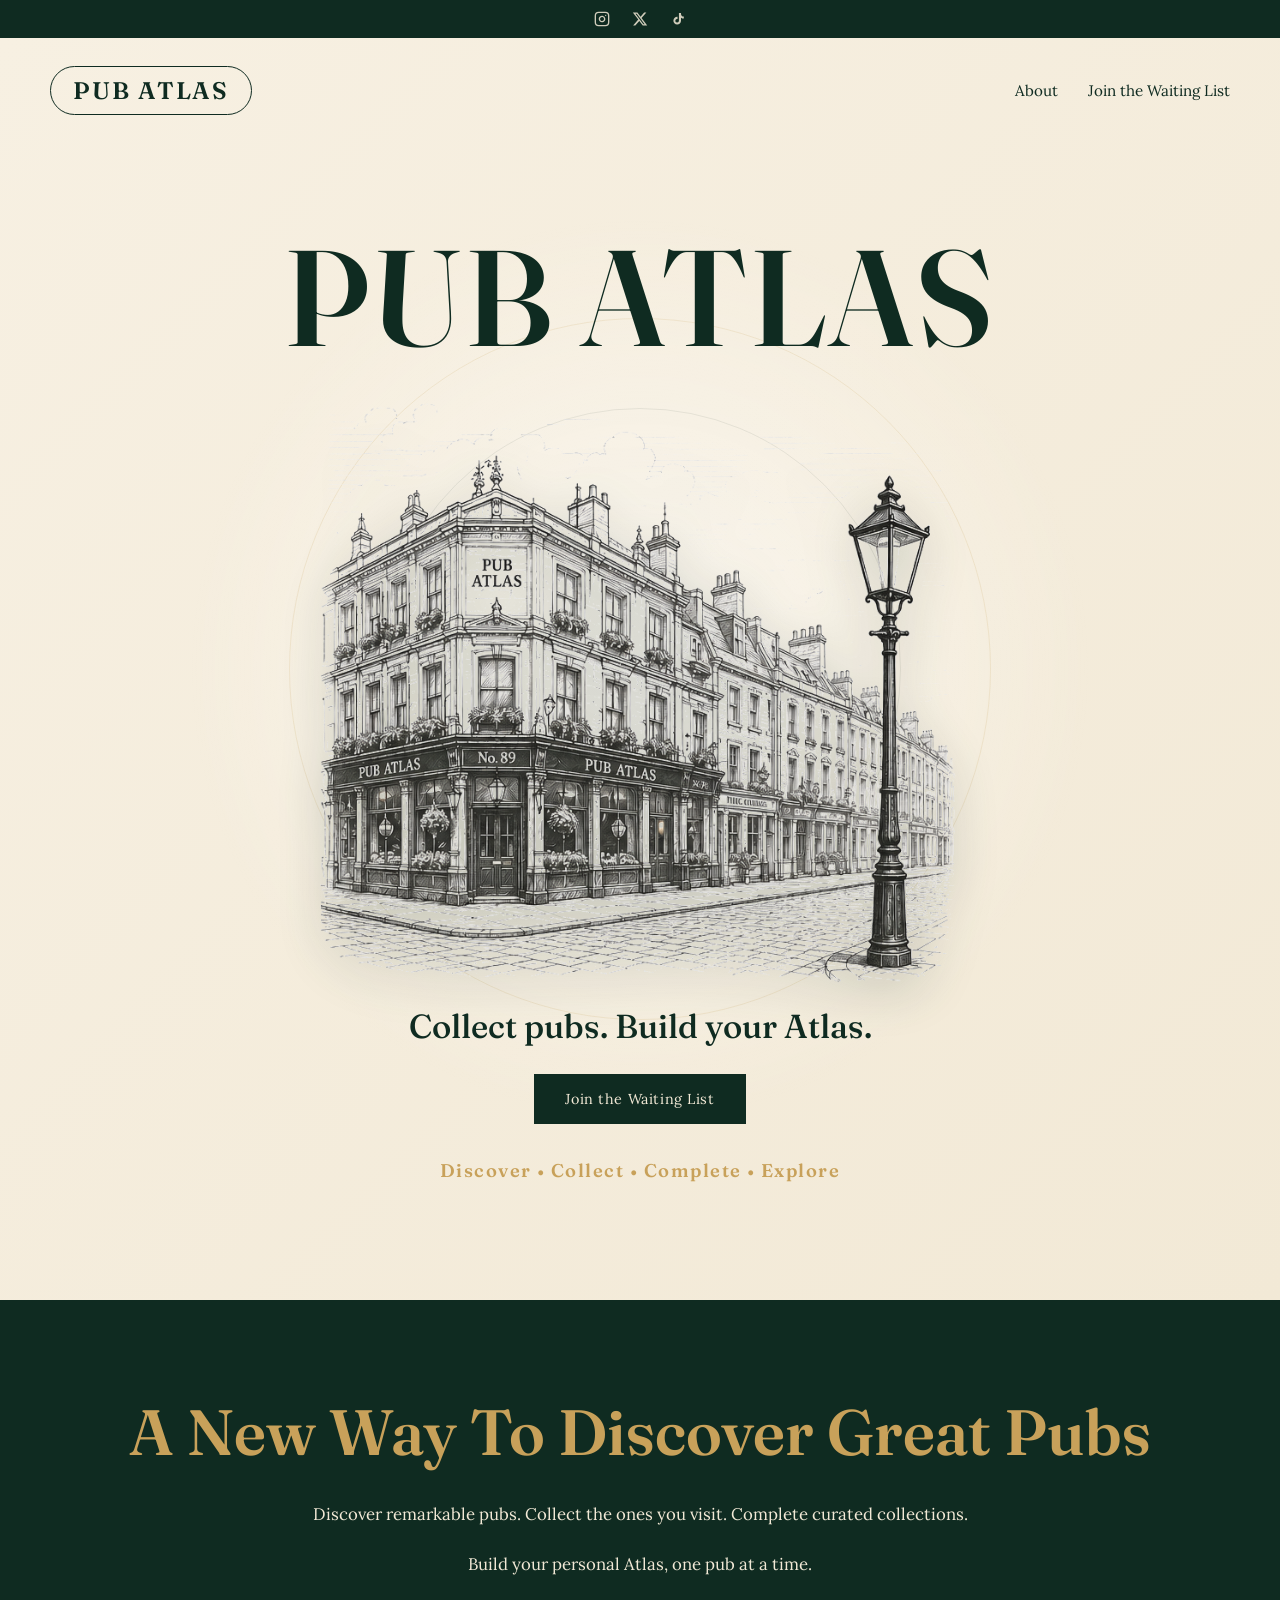
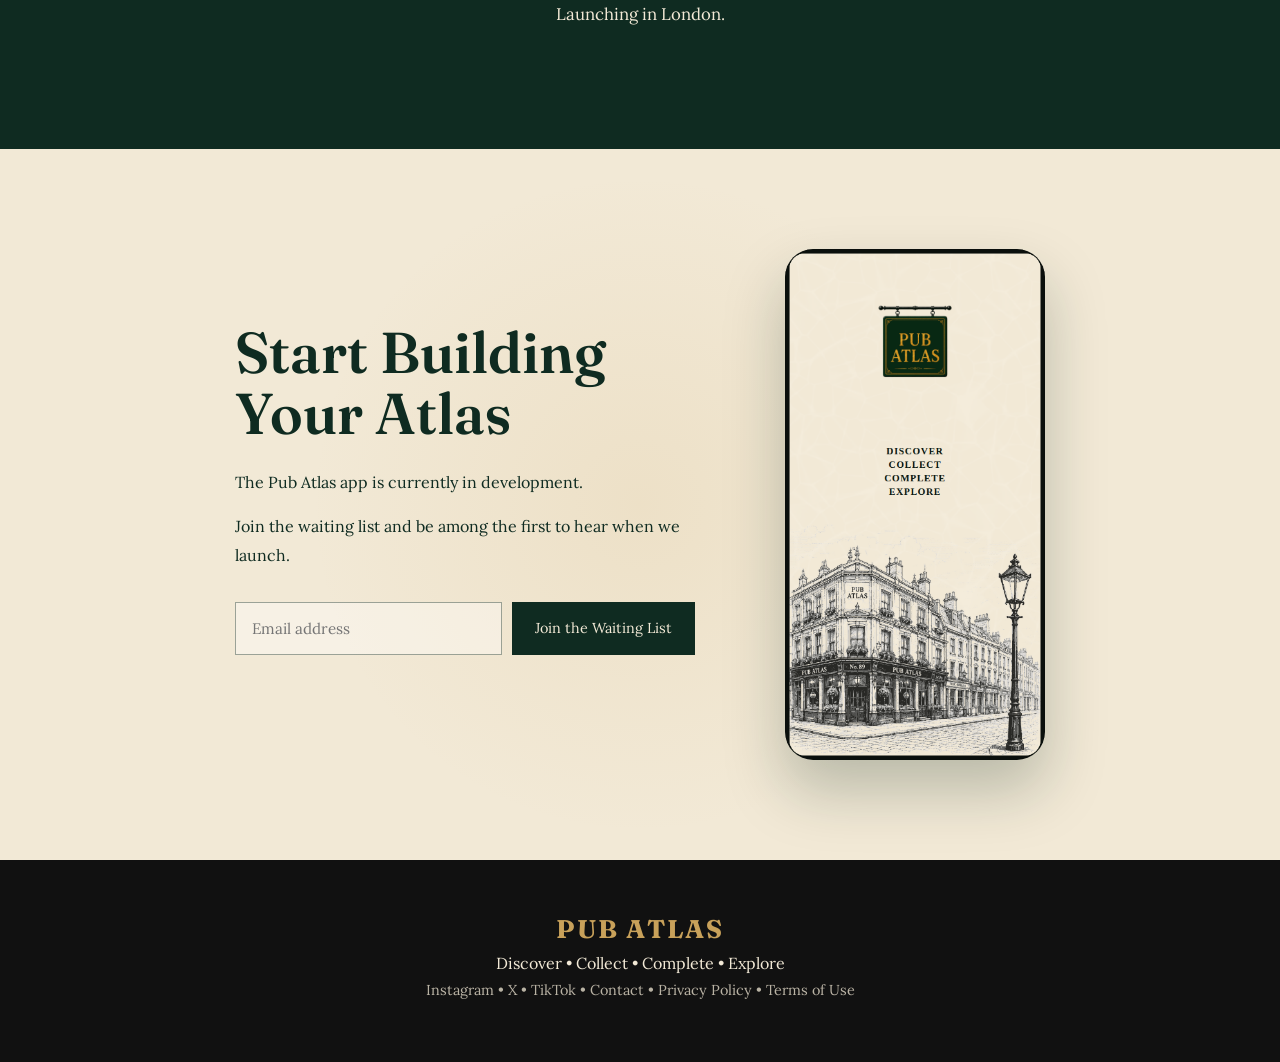
<file: index.html>
<!DOCTYPE html>
<html lang="en">

<head>
    <meta charset="UTF-8">
    <meta name="viewport" content="width=device-width, initial-scale=1.0">

    <title>Pub Atlas | Collect pubs. Build your Atlas.</title>
    <meta name="description" content="Pub Atlas turns pub discovery into a collection. Discover remarkable pubs, track the places you've visited, and complete curated collections as you build your personal Atlas. Launching in London.">
    <link rel="canonical" href="https://pubatlas.co.uk/">

    <!-- Social sharing preview -->
    <meta property="og:title" content="Pub Atlas | Collect pubs. Build your Atlas.">
    <meta property="og:description" content="A new way to explore great pubs. Discover, collect and complete curated pub collections as you build your personal Atlas. Launching in London.">
    <meta property="og:type" content="website">
    <meta property="og:url" content="https://pubatlas.co.uk/">
    <meta property="og:image" content="https://pubatlas.co.uk/assets/og-image.jpg">
    <meta property="og:image:width" content="1200">
    <meta property="og:image:height" content="1200">
    <meta name="twitter:card" content="summary">
    <meta name="twitter:image" content="https://pubatlas.co.uk/assets/og-image.jpg">

    <!-- Favicons -->
    <link rel="icon" href="assets/favicon/favicon.ico" sizes="any">
    <link rel="icon" type="image/png" sizes="32x32" href="assets/favicon/favicon-32.png">
    <link rel="icon" type="image/png" sizes="16x16" href="assets/favicon/favicon-16.png">
    <link rel="apple-touch-icon" sizes="180x180" href="assets/favicon/apple-touch-icon.png">

    <!-- Elegant typography to match the Pub Atlas brand -->
    <link rel="preconnect" href="https://fonts.googleapis.com">
    <link rel="preconnect" href="https://fonts.gstatic.com" crossorigin>
    <link href="https://fonts.googleapis.com/css2?family=Fraunces:opsz,wght@9..144,400;9..144,500;9..144,600;9..144,700&family=Lora:wght@400;500;600&display=swap" rel="stylesheet">

    <style>

        /* =========================================
           PUB ATLAS BRAND COLOURS
           ========================================= */

        :root {
            --atlas-green: #0F2B21;
            --heritage-gold: #C8A15A;
            --vellum: #F2E9D6;
            --pub-black: #111111;
            --old-brick: #7A1F20;
        }


        /* =========================================
           GLOBAL STYLES
           ========================================= */

        * {
            box-sizing: border-box;
        }

        html {
            scroll-behavior: smooth;
        }

        body {
            margin: 0;
            color: var(--atlas-green);
            background-color: var(--vellum);
            font-family: "Lora", Georgia, serif;
        }

        section {
            padding: 100px 8%;
        }

        img {
            max-width: 100%;
            display: block;
        }


        /* =========================================
           NAVIGATION
           ========================================= */

        header {
            position: absolute;
            top: 38px;
            left: 0;
            width: 100%;
            z-index: 10;
        }

        nav {
            max-width: 1400px;
            margin: 0 auto;
            padding: 28px 50px;
            display: flex;
            align-items: center;
            justify-content: space-between;
        }

        .brand {
            display: flex;
            align-items: center;
            gap: 12px;
        }

        .logo {
            font-family: "Fraunces", Georgia, serif;
            font-size: 1.5rem;
            font-weight: 600;
            letter-spacing: 0.08em;
            color: var(--atlas-green);
            border: 1.5px solid var(--atlas-green);
            border-radius: 999px;
            padding: 9px 22px;
        }

        .menu {
            display: flex;
            gap: 30px;
        }

        .menu a {
            color: var(--atlas-green);
            text-decoration: none;
            font-size: 0.95rem;
            transition: opacity 0.2s ease;
        }

        .menu a:hover {
            opacity: 0.6;
        }

        .top-bar {
            position: relative;
            z-index: 11;
            height: 38px;
            display: flex;
            justify-content: center;
            align-items: center;
            gap: 22px;
            background: var(--atlas-green);
        }

        .top-bar a {
            display: flex;
            color: var(--vellum);
            opacity: 0.85;
            transition: opacity 0.2s ease, color 0.2s ease;
        }

        .top-bar a:hover {
            opacity: 1;
            color: var(--heritage-gold);
        }

        .top-bar svg {
            width: 16px;
            height: 16px;
        }


        /* =========================================
           HERO
           ========================================= */

        .hero {
            min-height: 100vh;
            padding: 198px 8% 100px;
            display: flex;
            flex-direction: column;
            align-items: center;
            justify-content: center;
            text-align: center;
            position: relative;
            overflow: hidden;

            background:
                radial-gradient(circle at center, rgba(255,255,255,0.55), transparent 50%),
                linear-gradient(135deg, #F7F0E2 0%, var(--vellum) 100%);
        }

        .hero::before {
            content: "";
            position: absolute;
            width: 700px;
            height: 700px;
            border: 1px solid rgba(200, 161, 90, 0.16);
            border-radius: 50%;
            top: 50%;
            left: 50%;
            transform: translate(-50%, -50%);
        }

        .hero::after {
            content: "";
            position: absolute;
            width: 520px;
            height: 520px;
            border: 1px solid rgba(15, 43, 33, 0.08);
            border-radius: 50%;
            top: 50%;
            left: 50%;
            transform: translate(-50%, -50%);
        }

        .hero-photo {
            position: relative;
            z-index: 1;
            width: min(640px, 90vw);
            margin: 30px 0 8px;
            opacity: 0.92;
            filter: drop-shadow(0 18px 26px rgba(15, 43, 33, 0.22));
        }

        .hero h1 {
            position: relative;
            z-index: 1;
            margin: 0;
            font-family: "Fraunces", Georgia, serif;
            font-size: clamp(4.2rem, 11vw, 8.5rem);
            line-height: 0.9;
            font-weight: 600;
            letter-spacing: 0.02em;
            color: var(--atlas-green);
        }

        .hero h2 {
            position: relative;
            z-index: 1;
            margin: 8px 0 28px;
            font-family: "Fraunces", Georgia, serif;
            font-size: clamp(1.6rem, 2.6vw, 2.4rem);
            font-weight: 500;
        }

        .journey {
            position: relative;
            z-index: 1;
            margin-top: 35px;
            color: var(--heritage-gold);
            font-family: "Fraunces", Georgia, serif;
            font-size: 1.15rem;
            font-weight: 600;
            letter-spacing: 0.08em;
        }

        .hero-button {
            position: relative;
            z-index: 1;
            display: inline-block;
            padding: 15px 30px;
            border: 1px solid var(--atlas-green);
            color: var(--vellum);
            background: var(--atlas-green);
            text-decoration: none;
            font-size: 0.9rem;
            letter-spacing: 0.04em;
            transition: all 0.25s ease;
        }

        .hero-button:hover {
            background: var(--heritage-gold);
            border-color: var(--heritage-gold);
            color: var(--atlas-green);
            transform: translateY(-2px);
        }


        /* =========================================
           ABOUT SECTION
           ========================================= */

        #about {
            background: var(--atlas-green);
            color: var(--vellum);
            text-align: center;
        }

        #about h3 {
            margin: 0 0 35px;
            font-family: "Fraunces", Georgia, serif;
            font-size: clamp(2.6rem, 5vw, 4rem);
            font-weight: 600;
            line-height: 1;
            color: var(--heritage-gold);
        }

        #about p {
            max-width: 720px;
            margin: 18px auto;
            font-size: 1.05rem;
            line-height: 1.9;
        }


        /* =========================================
           WAITING LIST SECTION
           ========================================= */

        #download {
            text-align: center;
            background:
                radial-gradient(circle at center, rgba(200, 161, 90, 0.12), transparent 45%),
                var(--vellum);
        }

        .download-content {
            max-width: 1080px;
            margin: 0 auto;
            display: flex;
            align-items: center;
            justify-content: center;
            gap: 70px;
            text-align: left;
        }

        .download-text {
            max-width: 480px;
        }

        .download-text h3 {
            margin: 0 0 24px;
            font-family: "Fraunces", Georgia, serif;
            font-size: clamp(2.4rem, 4.5vw, 3.6rem);
            font-weight: 600;
            line-height: 1.05;
            color: var(--atlas-green);
        }

        .download-text p {
            margin: 15px 0;
            line-height: 1.8;
        }

        .phone-mockup {
            width: 260px;
            flex-shrink: 0;
            border-radius: 28px;
            box-shadow: 0 30px 60px rgba(15, 43, 33, 0.25);
        }

        .waiting-list {
            max-width: 460px;
            margin: 32px 0 0;
            display: flex;
            gap: 10px;
        }

        input[type="email"] {
            flex: 1;
            padding: 16px;
            border: 1px solid rgba(15, 43, 33, 0.4);
            background: rgba(255, 255, 255, 0.35);
            color: var(--atlas-green);
            font-family: inherit;
            font-size: 0.95rem;
        }

        input[type="email"]:focus {
            outline: 2px solid var(--heritage-gold);
            border-color: var(--heritage-gold);
        }

        button {
            padding: 16px 22px;
            border: 1px solid var(--atlas-green);
            background: var(--atlas-green);
            color: var(--vellum);
            font-family: inherit;
            font-size: 0.9rem;
            cursor: pointer;
            transition: all 0.25s ease;
        }

        button:hover {
            background: var(--heritage-gold);
            border-color: var(--heritage-gold);
            color: var(--atlas-green);
        }

        button:disabled {
            opacity: 0.6;
            cursor: default;
        }

        .form-message {
            min-height: 1.2em;
            margin: 14px 0 0 !important;
            font-size: 0.9rem;
            font-weight: 600;
        }

        .form-message.success {
            color: var(--atlas-green);
        }

        .form-message.error {
            color: var(--old-brick);
        }

        /* =========================================
           FOOTER
           ========================================= */

        footer {
            padding: 45px 8% 55px;
            background: var(--pub-black);
            color: var(--vellum);
            text-align: center;
        }

        footer p {
            margin: 8px 0;
        }

        footer strong {
            color: var(--heritage-gold);
            font-family: "Fraunces", Georgia, serif;
            font-size: 1.6rem;
            letter-spacing: 0.08em;
        }

        .footer-links {
            font-size: 0.9rem;
            opacity: 0.75;
        }

        .footer-links a {
            color: inherit;
            text-decoration: none;
        }

        .footer-links a:hover {
            color: var(--heritage-gold);
        }


        /* =========================================
           MOBILE
           ========================================= */

        @media (max-width: 700px) {

            nav {
                padding: 22px 25px;
            }

            .logo {
                font-size: 1.2rem;
                padding: 7px 16px;
            }

            .menu {
                gap: 15px;
            }

            .menu a {
                font-size: 0.8rem;
            }

            section {
                padding: 80px 7%;
            }

            .hero {
                padding-top: 178px;
            }

            .hero-photo {
                width: 88vw;
                margin: 26px 0 6px;
            }

            .download-content {
                flex-direction: column-reverse;
                text-align: center;
                gap: 40px;
            }

            .download-text {
                max-width: 100%;
            }

            .waiting-list {
                flex-direction: column;
                margin-left: auto;
                margin-right: auto;
            }

            input[type="email"],
            button {
                width: 100%;
            }

        }

        @media (max-width: 480px) {

            nav {
                padding: 18px 20px;
            }

            .logo {
                font-size: 1rem;
                letter-spacing: 0.05em;
                padding: 6px 14px;
            }

            .menu {
                gap: 10px;
            }

            .menu a {
                font-size: 0.7rem;
            }

            .top-bar {
                gap: 16px;
            }

            .top-bar svg {
                width: 15px;
                height: 15px;
            }
        }

    </style>
</head>

<body>

    <!-- Top social bar -->
    <div class="top-bar">
        <a href="https://www.instagram.com/pubatlasuk/" target="_blank" rel="noopener" aria-label="Instagram">
            <svg viewBox="0 0 24 24" fill="none" stroke="currentColor" stroke-width="2" stroke-linecap="round" stroke-linejoin="round">
                <rect x="2" y="2" width="20" height="20" rx="5" ry="5"></rect>
                <path d="M16 11.37A4 4 0 1 1 12.63 8 4 4 0 0 1 16 11.37z"></path>
                <line x1="17.5" y1="6.5" x2="17.51" y2="6.5"></line>
            </svg>
        </a>
        <a href="https://x.com/pubatlasuk" target="_blank" rel="noopener" aria-label="X (Twitter)">
            <svg viewBox="0 0 24 24" fill="currentColor">
                <path d="M18.244 2.25h3.308l-7.227 8.26 8.502 11.24H16.17l-5.214-6.817L4.99 21.75H1.68l7.73-8.835L1.254 2.25H8.08l4.713 6.231zm-1.161 17.52h1.833L7.084 4.126H5.117z"></path>
            </svg>
        </a>
        <a href="https://www.tiktok.com/@pubatlasuk" target="_blank" rel="noopener" aria-label="TikTok">
            <svg viewBox="0 0 24 24" fill="currentColor">
                <path d="M16.5 3h-3.1v11.6a2.7 2.7 0 1 1-2.1-2.63V8.8a5.7 5.7 0 1 0 5.2 5.68V9.94a7.3 7.3 0 0 0 4.2 1.33V8.2a4.2 4.2 0 0 1-4.2-4.2z"></path>
            </svg>
        </a>
    </div>

    <!-- Navigation -->
    <header>
        <nav>
            <div class="brand">
                <div class="logo">PUB ATLAS</div>
            </div>

            <div class="menu">
                <a href="#about">About</a>
                <a href="#download">Join the Waiting List</a>
            </div>
        </nav>
    </header>


    <!-- Hero Section -->
    <section class="hero">

        <h1>PUB ATLAS</h1>

        <img class="hero-photo" src="assets/pubsketch-transparent.png" alt="Line illustration of a London pub on a street corner">

        <h2>Collect pubs. Build your Atlas.</h2>

        <a href="#download" class="hero-button">
            Join the Waiting List
        </a>

        <p class="journey">
            Discover • Collect • Complete • Explore
        </p>

    </section>


    <!-- About Section -->
    <section id="about">

        <h3>A New Way To Discover Great Pubs</h3>

        <p>
            Discover remarkable pubs. Collect the ones you visit. Complete curated collections.
        </p>

        <p>
            Build your personal Atlas, one pub at a time.
        </p>

        <p>
            Launching in London.
        </p>

    </section>


    <!-- Waiting List Section -->
    <section id="download">

        <div class="download-content">

            <div class="download-text">

                <h3>Start Building Your Atlas</h3>

                <p>
                    The Pub Atlas app is currently in development.
                </p>

                <p>
                    Join the waiting list and be among the first to hear when we launch.
                </p>

                <form class="waiting-list" id="waitlist-form" action="https://formspree.io/f/xvkognyw" method="POST">
                    <input type="email" name="email" placeholder="Email address" aria-label="Email address" required>

                    <button type="submit">
                        Join the Waiting List
                    </button>
                </form>

                <p class="form-message" id="waitlist-message" aria-live="polite"></p>

            </div>

            <img class="phone-mockup" src="assets/phone.png" alt="Pub Atlas app preview showing the Discover, Collect, Complete, Explore loading screen">

        </div>

    </section>


    <!-- Footer -->
    <footer>

        <p><strong>PUB ATLAS</strong></p>

        <p>
            Discover • Collect • Complete • Explore
        </p>

        <p class="footer-links">
            <a href="https://www.instagram.com/pubatlasuk/" target="_blank" rel="noopener">Instagram</a> •
            <a href="https://x.com/pubatlasuk" target="_blank" rel="noopener">X</a> •
            <a href="https://www.tiktok.com/@pubatlasuk" target="_blank" rel="noopener">TikTok</a> •
            <a href="mailto:hello@pubatlas.co.uk">Contact</a> •
            <a href="privacy.html">Privacy Policy</a> •
            <a href="terms.html">Terms of Use</a>
        </p>

    </footer>

    <script>
        (function () {
            var form = document.getElementById('waitlist-form');
            var message = document.getElementById('waitlist-message');
            var button = form.querySelector('button');

            form.addEventListener('submit', function (event) {
                event.preventDefault();

                button.disabled = true;
                button.textContent = 'Joining…';
                message.textContent = '';
                message.className = 'form-message';

                fetch(form.action, {
                    method: 'POST',
                    body: new FormData(form),
                    headers: { 'Accept': 'application/json' }
                }).then(function (response) {
                    if (response.ok) {
                        form.hidden = true;
                        message.textContent = "You're on the list — we'll email you when Pub Atlas launches.";
                        message.classList.add('success');
                    } else {
                        throw new Error('Form submission failed');
                    }
                }).catch(function () {
                    message.textContent = 'Something went wrong — please try again in a moment.';
                    message.classList.add('error');
                    button.disabled = false;
                    button.textContent = 'Join the Waiting List';
                });
            });
        })();
    </script>

</body>

</html>
</file>
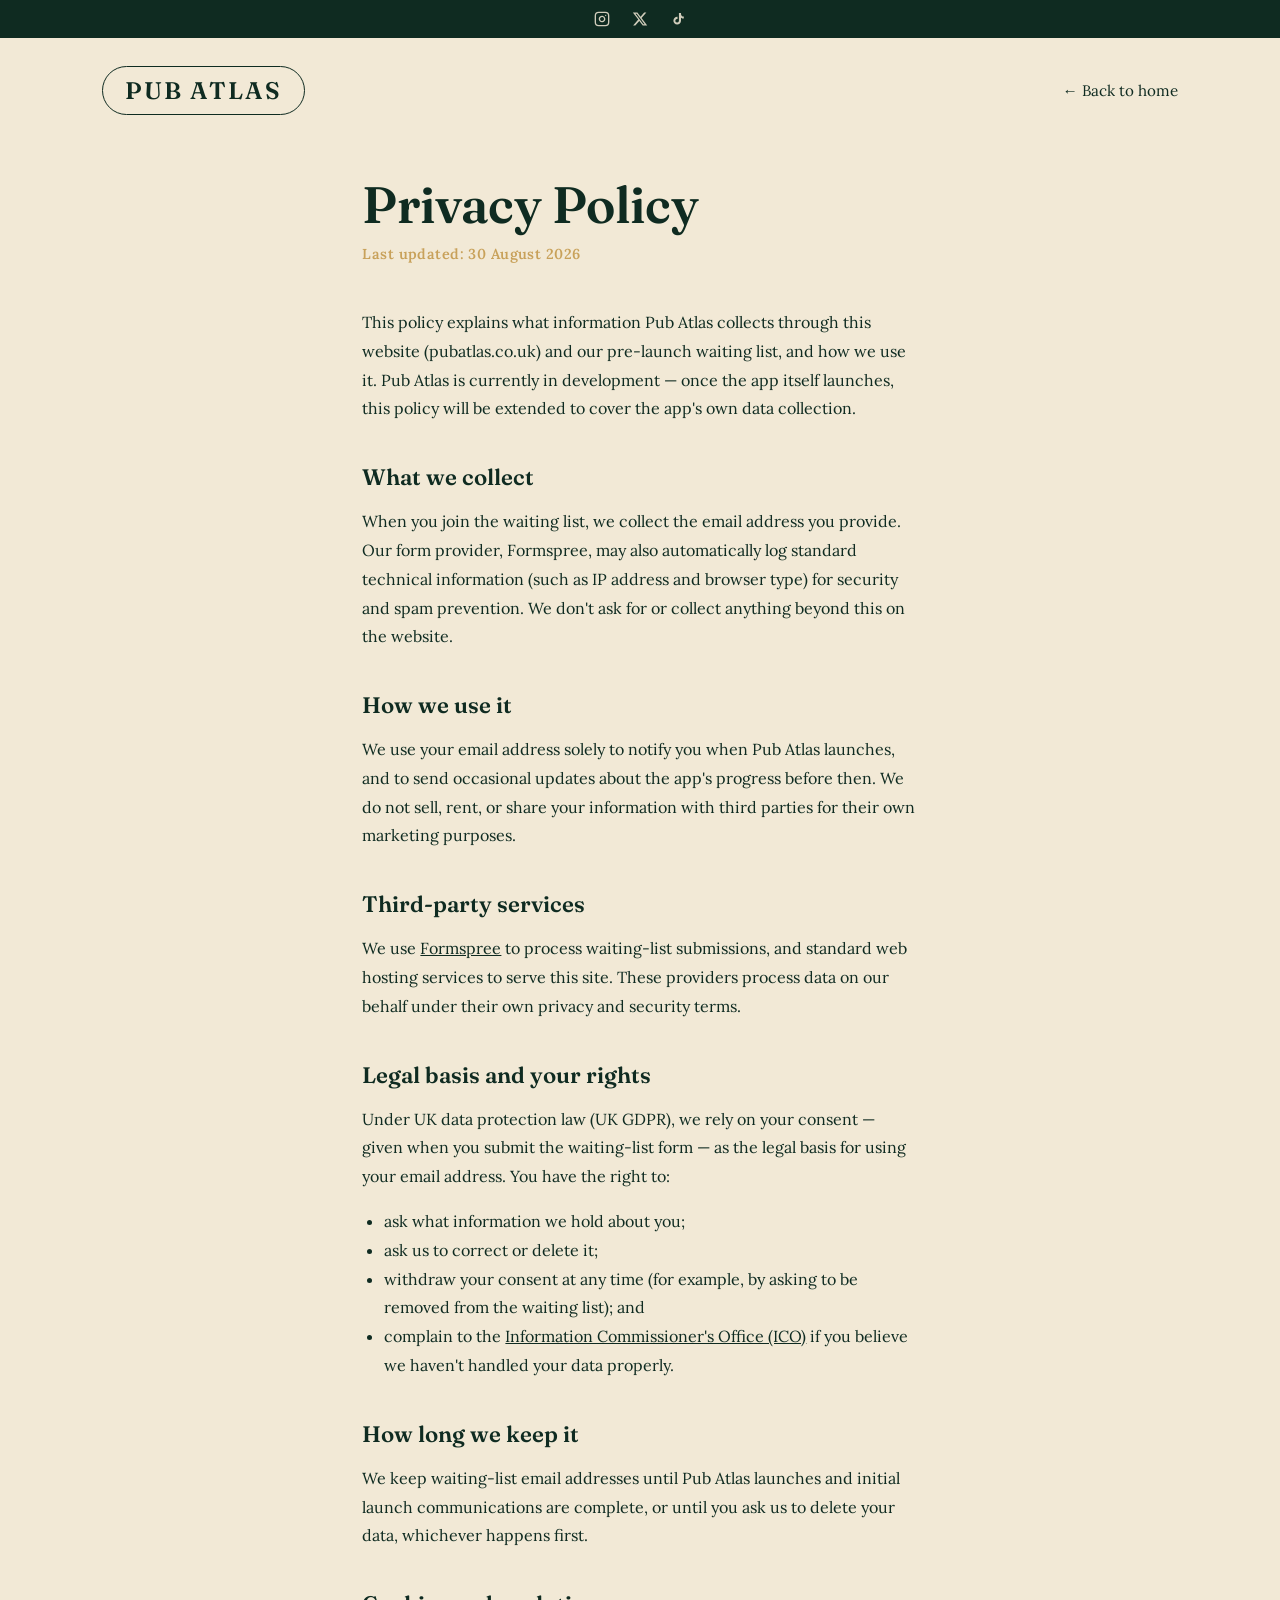
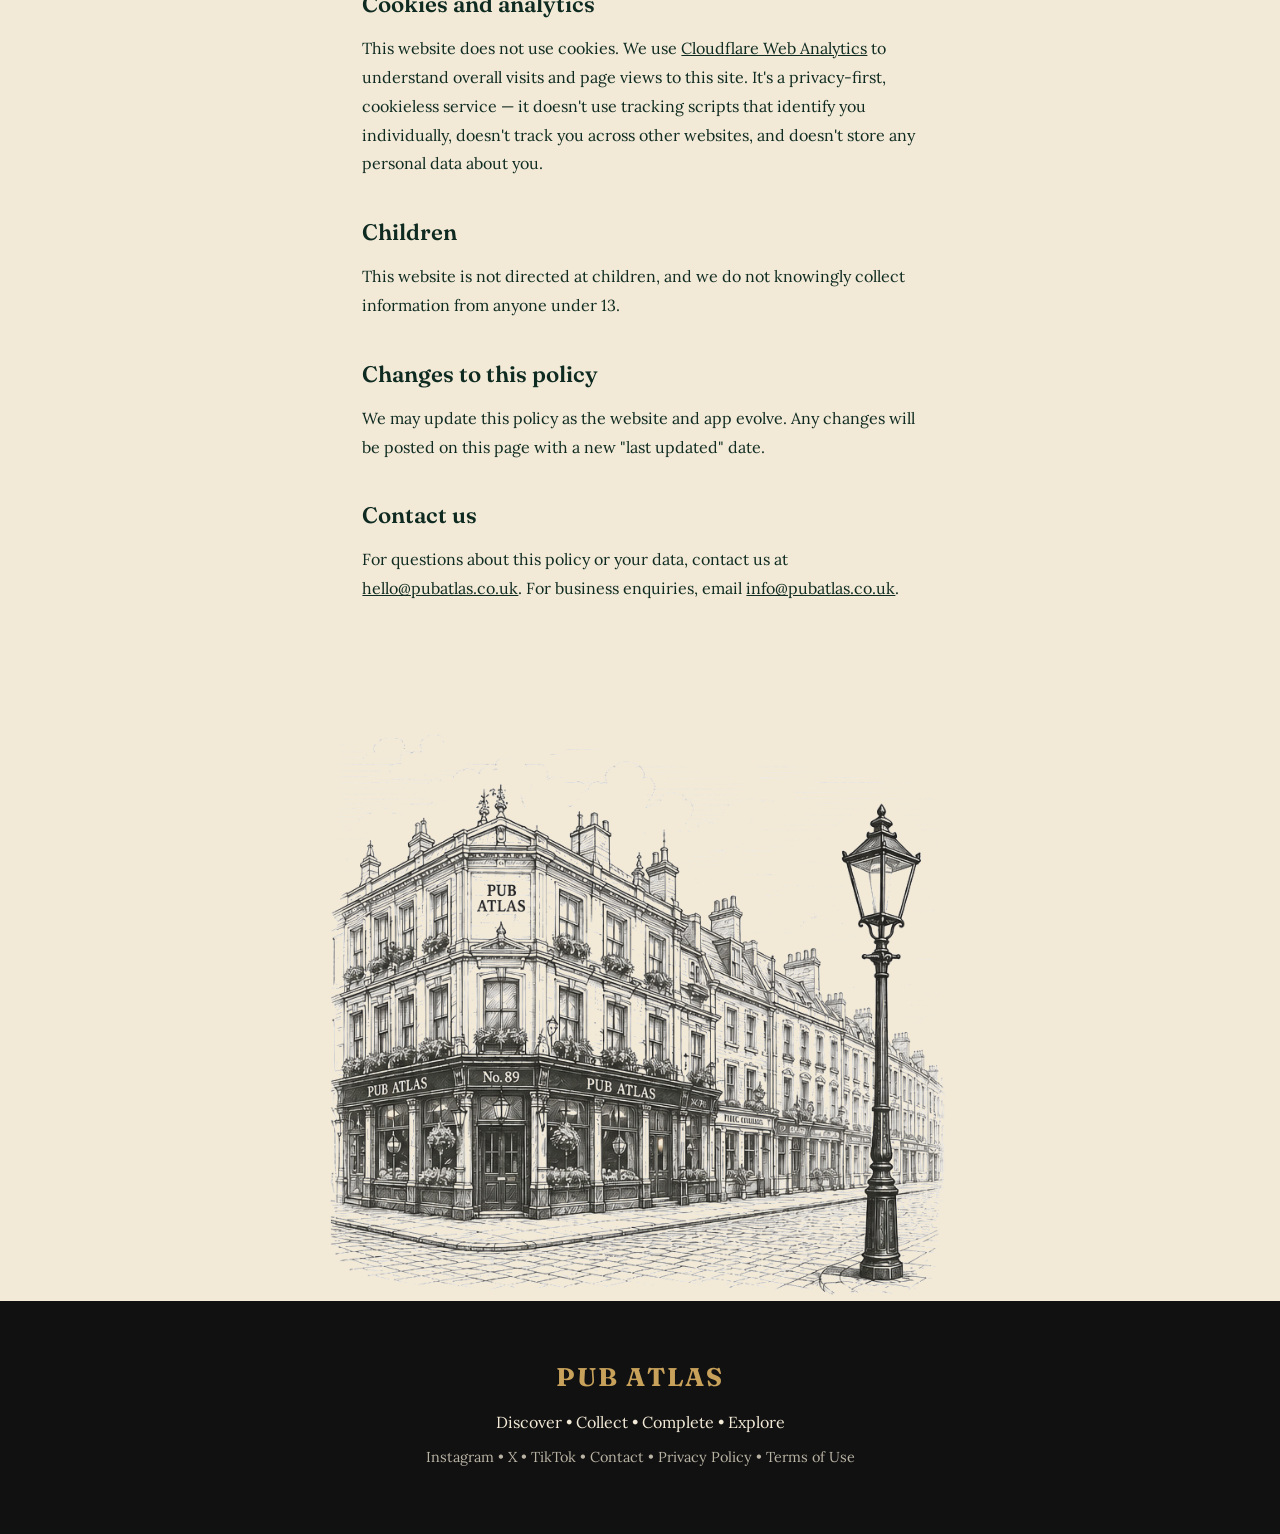
<file: privacy.html>
<!DOCTYPE html>
<html lang="en">

<head>
    <meta charset="UTF-8">
    <meta name="viewport" content="width=device-width, initial-scale=1.0">

    <title>Privacy Policy | Pub Atlas</title>
    <meta name="description" content="How Pub Atlas collects and uses your information on pubatlas.co.uk and the waiting list.">
    <meta name="robots" content="noindex">
    <link rel="canonical" href="https://pubatlas.co.uk/privacy.html">

    <link rel="icon" href="assets/favicon/favicon.ico" sizes="any">
    <link rel="icon" type="image/png" sizes="32x32" href="assets/favicon/favicon-32.png">
    <link rel="icon" type="image/png" sizes="16x16" href="assets/favicon/favicon-16.png">
    <link rel="apple-touch-icon" sizes="180x180" href="assets/favicon/apple-touch-icon.png">

    <link rel="preconnect" href="https://fonts.googleapis.com">
    <link rel="preconnect" href="https://fonts.gstatic.com" crossorigin>
    <link href="https://fonts.googleapis.com/css2?family=Fraunces:opsz,wght@9..144,400;9..144,500;9..144,600;9..144,700&family=Lora:wght@400;500;600&display=swap" rel="stylesheet">

    <style>

        :root {
            --atlas-green: #0F2B21;
            --heritage-gold: #C8A15A;
            --vellum: #F2E9D6;
            --pub-black: #111111;
            --old-brick: #7A1F20;
        }

        * {
            box-sizing: border-box;
        }

        html {
            scroll-behavior: smooth;
        }

        body {
            margin: 0;
            color: var(--atlas-green);
            background-color: var(--vellum);
            font-family: "Lora", Georgia, serif;
        }

        img {
            max-width: 100%;
            display: block;
        }

        /* Top social bar */
        .top-bar {
            height: 38px;
            display: flex;
            justify-content: center;
            align-items: center;
            gap: 22px;
            background: var(--atlas-green);
        }

        .top-bar a {
            display: flex;
            color: var(--vellum);
            opacity: 0.85;
            transition: opacity 0.2s ease, color 0.2s ease;
        }

        .top-bar a:hover {
            opacity: 1;
            color: var(--heritage-gold);
        }

        .top-bar svg {
            width: 16px;
            height: 16px;
        }

        /* Nav */
        nav {
            max-width: 1400px;
            margin: 0 auto;
            padding: 28px 8%;
            display: flex;
            align-items: center;
            justify-content: space-between;
        }

        .brand {
            display: flex;
            align-items: center;
            gap: 12px;
            text-decoration: none;
        }

        .brand span {
            font-family: "Fraunces", Georgia, serif;
            font-size: 1.5rem;
            font-weight: 600;
            letter-spacing: 0.08em;
            color: var(--atlas-green);
            border: 1.5px solid var(--atlas-green);
            border-radius: 999px;
            padding: 9px 22px;
        }

        nav a.back {
            color: var(--atlas-green);
            text-decoration: none;
            font-size: 0.95rem;
        }

        nav a.back:hover {
            opacity: 0.6;
        }

        /* Article */
        main {
            max-width: 760px;
            margin: 0 auto;
            padding: 20px 8% 100px;
        }

        h1 {
            font-family: "Fraunces", Georgia, serif;
            font-size: clamp(2.4rem, 5vw, 3.2rem);
            font-weight: 600;
            margin: 10px 0 6px;
        }

        .updated {
            color: var(--heritage-gold);
            font-weight: 600;
            font-size: 0.9rem;
            letter-spacing: 0.03em;
            margin: 0 0 40px;
        }

        h2 {
            font-family: "Fraunces", Georgia, serif;
            font-size: 1.4rem;
            font-weight: 600;
            margin: 40px 0 14px;
        }

        p, li {
            line-height: 1.8;
            font-size: 1rem;
        }

        ul {
            padding-left: 22px;
        }

        a.inline {
            color: var(--atlas-green);
        }

        a.inline:hover {
            color: var(--old-brick);
        }

        strong {
            color: var(--atlas-green);
        }

        /* Footer */
        .footer-illustration {
            background: var(--vellum);
            display: flex;
            justify-content: center;
            padding: 0 8%;
            overflow: hidden;
        }

        .footer-illustration img {
            width: 100%;
            max-width: 620px;
            opacity: 0.9;
        }

        footer {
            padding: 45px 8% 55px;
            background: var(--pub-black);
            color: var(--vellum);
            text-align: center;
        }

        footer p {
            margin: 8px 0;
        }

        footer strong {
            color: var(--heritage-gold);
            font-family: "Fraunces", Georgia, serif;
            font-size: 1.6rem;
            letter-spacing: 0.08em;
        }

        .footer-links {
            font-size: 0.9rem;
            opacity: 0.75;
        }

        .footer-links a {
            color: inherit;
            text-decoration: none;
        }

        .footer-links a:hover {
            color: var(--heritage-gold);
        }

        @media (max-width: 700px) {
            nav {
                padding: 22px 7%;
            }

            .brand span {
                font-size: 1.2rem;
                padding: 7px 16px;
            }

            main {
                padding: 10px 7% 80px;
            }
        }

    </style>
</head>

<body>

    <!-- Top social bar -->
    <div class="top-bar">
        <a href="https://www.instagram.com/pubatlasuk/" target="_blank" rel="noopener" aria-label="Instagram">
            <svg viewBox="0 0 24 24" fill="none" stroke="currentColor" stroke-width="2" stroke-linecap="round" stroke-linejoin="round">
                <rect x="2" y="2" width="20" height="20" rx="5" ry="5"></rect>
                <path d="M16 11.37A4 4 0 1 1 12.63 8 4 4 0 0 1 16 11.37z"></path>
                <line x1="17.5" y1="6.5" x2="17.51" y2="6.5"></line>
            </svg>
        </a>
        <a href="https://x.com/pubatlasuk" target="_blank" rel="noopener" aria-label="X (Twitter)">
            <svg viewBox="0 0 24 24" fill="currentColor">
                <path d="M18.244 2.25h3.308l-7.227 8.26 8.502 11.24H16.17l-5.214-6.817L4.99 21.75H1.68l7.73-8.835L1.254 2.25H8.08l4.713 6.231zm-1.161 17.52h1.833L7.084 4.126H5.117z"></path>
            </svg>
        </a>
        <a href="https://www.tiktok.com/@pubatlasuk" target="_blank" rel="noopener" aria-label="TikTok">
            <svg viewBox="0 0 24 24" fill="currentColor">
                <path d="M16.5 3h-3.1v11.6a2.7 2.7 0 1 1-2.1-2.63V8.8a5.7 5.7 0 1 0 5.2 5.68V9.94a7.3 7.3 0 0 0 4.2 1.33V8.2a4.2 4.2 0 0 1-4.2-4.2z"></path>
            </svg>
        </a>
    </div>

    <nav>
        <a class="brand" href="index.html">
            <span>PUB ATLAS</span>
        </a>

        <a class="back" href="index.html">← Back to home</a>
    </nav>

    <main>

        <h1>Privacy Policy</h1>
        <p class="updated">Last updated: 30 August 2026</p>

        <p>
            This policy explains what information Pub Atlas collects through this website
            (pubatlas.co.uk) and our pre-launch waiting list, and how we use it. Pub Atlas
            is currently in development — once the app itself launches, this policy will
            be extended to cover the app's own data collection.
        </p>

        <h2>What we collect</h2>
        <p>
            When you join the waiting list, we collect the email address you provide.
            Our form provider, Formspree, may also automatically log standard technical
            information (such as IP address and browser type) for security and spam
            prevention. We don't ask for or collect anything beyond this on the website.
        </p>

        <h2>How we use it</h2>
        <p>
            We use your email address solely to notify you when Pub Atlas launches, and
            to send occasional updates about the app's progress before then. We do not
            sell, rent, or share your information with third parties for their own
            marketing purposes.
        </p>

        <h2>Third-party services</h2>
        <p>
            We use <a class="inline" href="https://formspree.io/legal/privacy-policy" target="_blank" rel="noopener">Formspree</a>
            to process waiting-list submissions, and standard web hosting services to
            serve this site. These providers process data on our behalf under their own
            privacy and security terms.
        </p>

        <h2>Legal basis and your rights</h2>
        <p>
            Under UK data protection law (UK GDPR), we rely on your consent — given when
            you submit the waiting-list form — as the legal basis for using your email
            address. You have the right to:
        </p>
        <ul>
            <li>ask what information we hold about you;</li>
            <li>ask us to correct or delete it;</li>
            <li>withdraw your consent at any time (for example, by asking to be removed from the waiting list); and</li>
            <li>complain to the <a class="inline" href="https://ico.org.uk/make-a-complaint/" target="_blank" rel="noopener">Information Commissioner's Office (ICO)</a> if you believe we haven't handled your data properly.</li>
        </ul>

        <h2>How long we keep it</h2>
        <p>
            We keep waiting-list email addresses until Pub Atlas launches and initial
            launch communications are complete, or until you ask us to delete your data,
            whichever happens first.
        </p>

        <h2>Cookies and analytics</h2>
        <p>
            This website does not use cookies. We use
            <a class="inline" href="https://www.cloudflare.com/web-analytics/" target="_blank" rel="noopener">Cloudflare Web Analytics</a>
            to understand overall visits and page views to this site. It's a
            privacy-first, cookieless service — it doesn't use tracking scripts that
            identify you individually, doesn't track you across other websites, and
            doesn't store any personal data about you.
        </p>

        <h2>Children</h2>
        <p>
            This website is not directed at children, and we do not knowingly collect
            information from anyone under 13.
        </p>

        <h2>Changes to this policy</h2>
        <p>
            We may update this policy as the website and app evolve. Any changes will be
            posted on this page with a new "last updated" date.
        </p>

        <h2>Contact us</h2>
        <p>
            For questions about this policy or your data, contact us at
            <a class="inline" href="mailto:hello@pubatlas.co.uk">hello@pubatlas.co.uk</a>.
            For business enquiries, email
            <a class="inline" href="mailto:info@pubatlas.co.uk">info@pubatlas.co.uk</a>.
        </p>

    </main>

    <div class="footer-illustration">
        <img src="assets/pubsketch-transparent.png" alt="" role="presentation">
    </div>

    <footer>
        <p><strong>PUB ATLAS</strong></p>

        <p>
            Discover • Collect • Complete • Explore
        </p>

        <p class="footer-links">
            <a href="https://www.instagram.com/pubatlasuk/" target="_blank" rel="noopener">Instagram</a> •
            <a href="https://x.com/pubatlasuk" target="_blank" rel="noopener">X</a> •
            <a href="https://www.tiktok.com/@pubatlasuk" target="_blank" rel="noopener">TikTok</a> •
            <a href="mailto:hello@pubatlas.co.uk">Contact</a> •
            <a href="privacy.html">Privacy Policy</a> •
            <a href="terms.html">Terms of Use</a>
        </p>
    </footer>

</body>

</html>
</file>
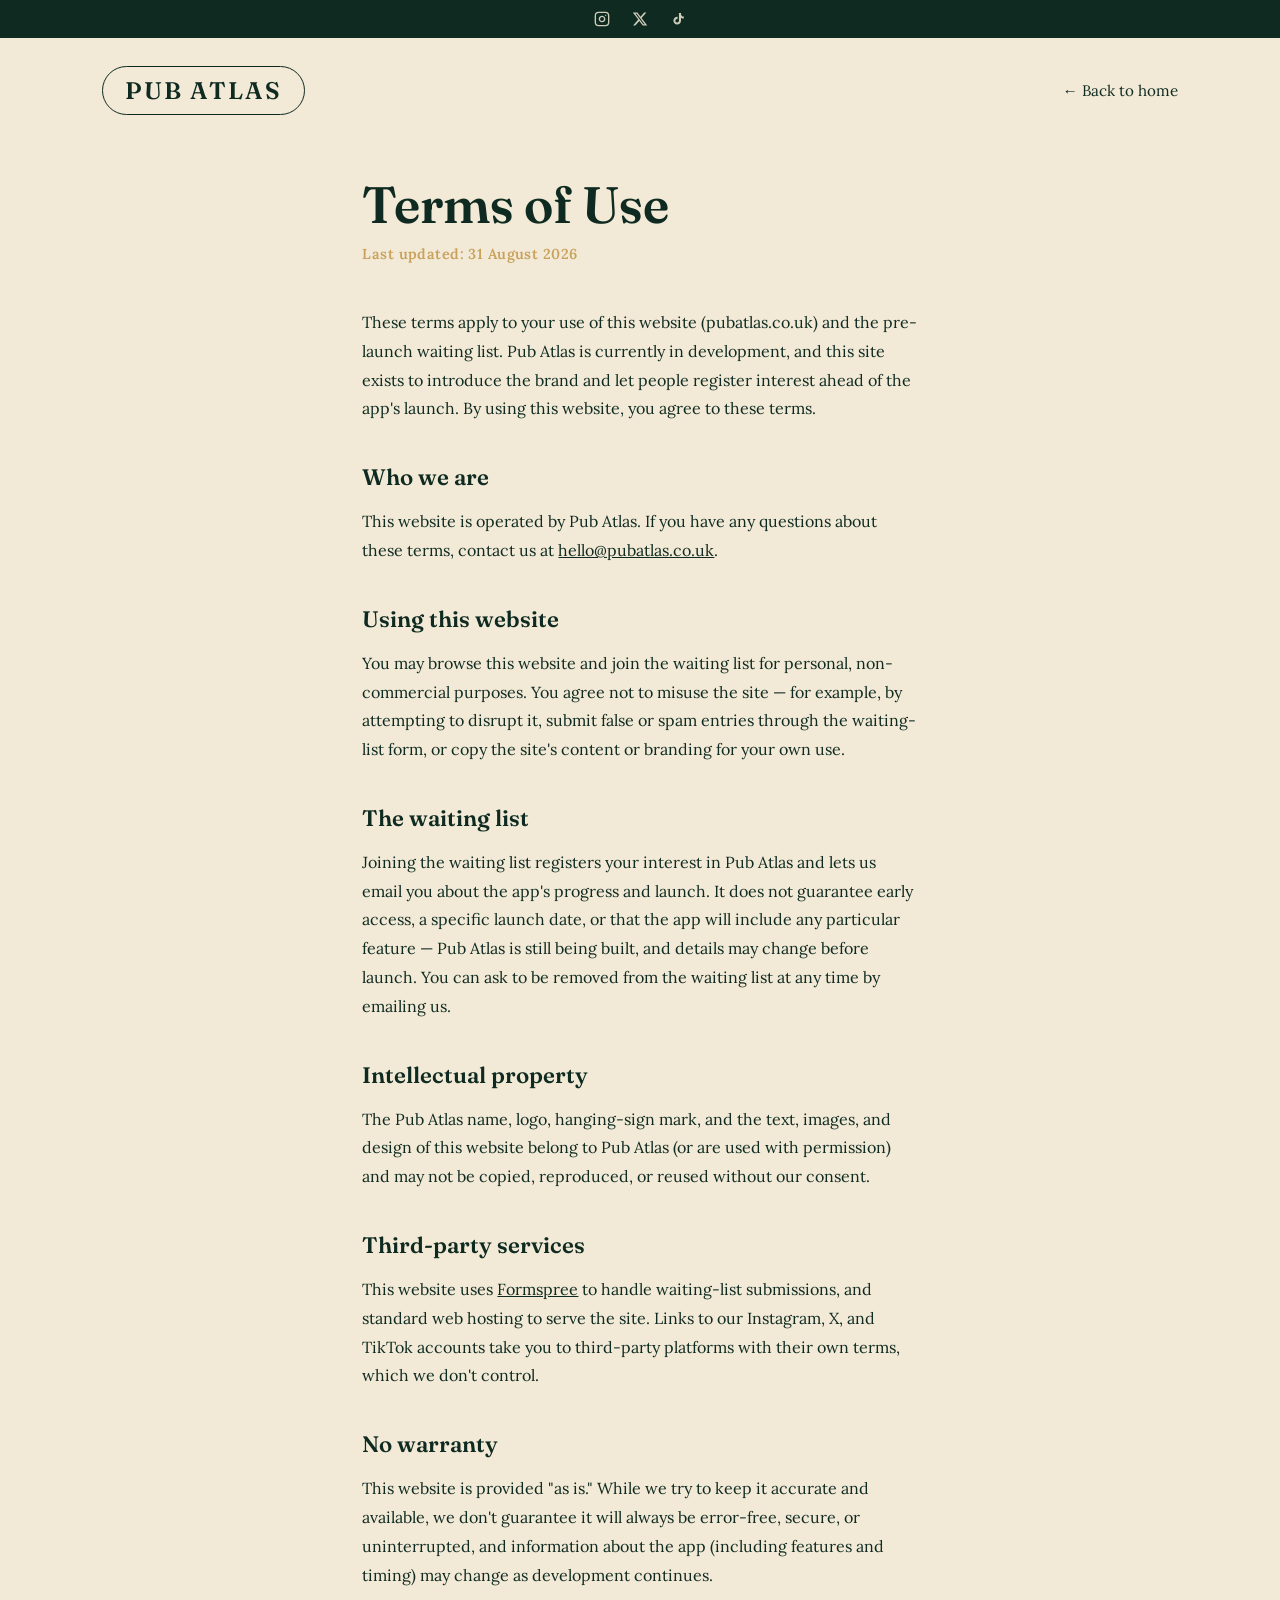
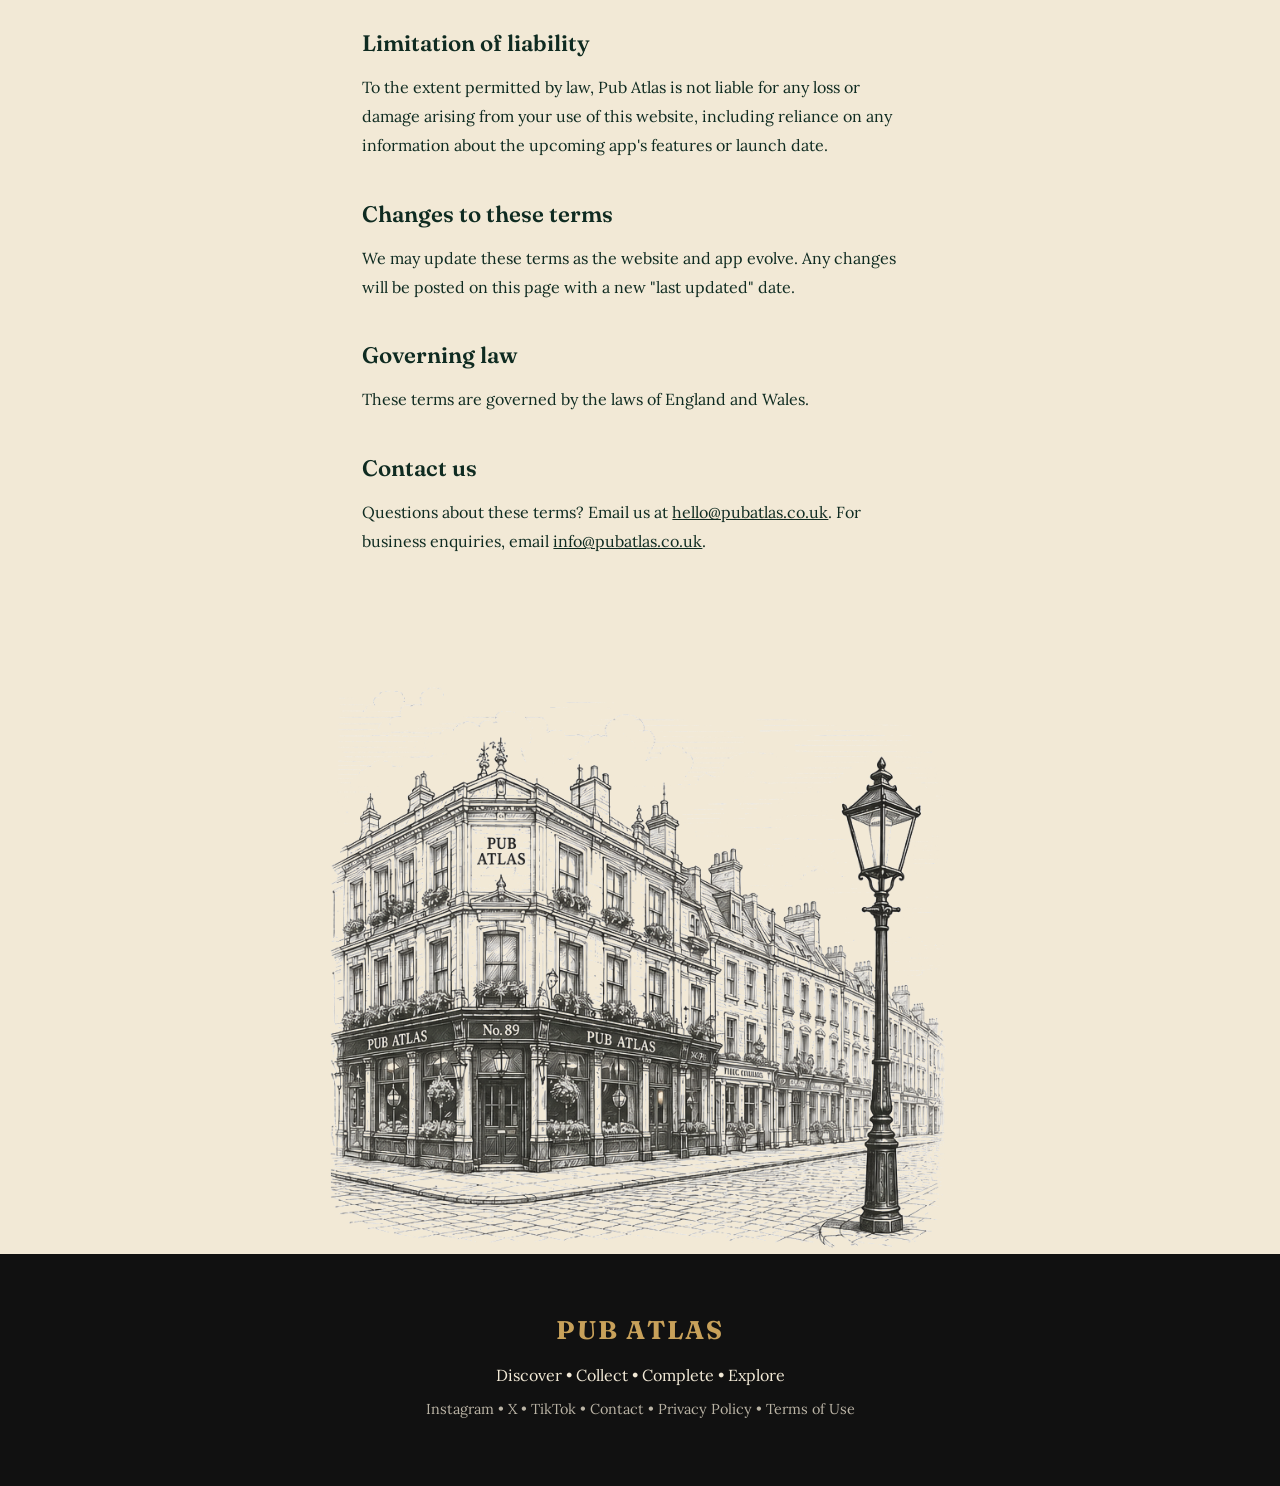
<file: terms.html>
<!DOCTYPE html>
<html lang="en">

<head>
    <meta charset="UTF-8">
    <meta name="viewport" content="width=device-width, initial-scale=1.0">

    <title>Terms of Use | Pub Atlas</title>
    <meta name="description" content="The terms that apply to using pubatlas.co.uk and the Pub Atlas waiting list.">
    <meta name="robots" content="noindex">
    <link rel="canonical" href="https://pubatlas.co.uk/terms.html">

    <link rel="icon" href="assets/favicon/favicon.ico" sizes="any">
    <link rel="icon" type="image/png" sizes="32x32" href="assets/favicon/favicon-32.png">
    <link rel="icon" type="image/png" sizes="16x16" href="assets/favicon/favicon-16.png">
    <link rel="apple-touch-icon" sizes="180x180" href="assets/favicon/apple-touch-icon.png">

    <link rel="preconnect" href="https://fonts.googleapis.com">
    <link rel="preconnect" href="https://fonts.gstatic.com" crossorigin>
    <link href="https://fonts.googleapis.com/css2?family=Fraunces:opsz,wght@9..144,400;9..144,500;9..144,600;9..144,700&family=Lora:wght@400;500;600&display=swap" rel="stylesheet">

    <style>

        :root {
            --atlas-green: #0F2B21;
            --heritage-gold: #C8A15A;
            --vellum: #F2E9D6;
            --pub-black: #111111;
            --old-brick: #7A1F20;
        }

        * {
            box-sizing: border-box;
        }

        html {
            scroll-behavior: smooth;
        }

        body {
            margin: 0;
            color: var(--atlas-green);
            background-color: var(--vellum);
            font-family: "Lora", Georgia, serif;
        }

        img {
            max-width: 100%;
            display: block;
        }

        /* Top social bar */
        .top-bar {
            height: 38px;
            display: flex;
            justify-content: center;
            align-items: center;
            gap: 22px;
            background: var(--atlas-green);
        }

        .top-bar a {
            display: flex;
            color: var(--vellum);
            opacity: 0.85;
            transition: opacity 0.2s ease, color 0.2s ease;
        }

        .top-bar a:hover {
            opacity: 1;
            color: var(--heritage-gold);
        }

        .top-bar svg {
            width: 16px;
            height: 16px;
        }

        /* Nav */
        nav {
            max-width: 1400px;
            margin: 0 auto;
            padding: 28px 8%;
            display: flex;
            align-items: center;
            justify-content: space-between;
        }

        .brand {
            display: flex;
            align-items: center;
            gap: 12px;
            text-decoration: none;
        }

        .brand span {
            font-family: "Fraunces", Georgia, serif;
            font-size: 1.5rem;
            font-weight: 600;
            letter-spacing: 0.08em;
            color: var(--atlas-green);
            border: 1.5px solid var(--atlas-green);
            border-radius: 999px;
            padding: 9px 22px;
        }

        nav a.back {
            color: var(--atlas-green);
            text-decoration: none;
            font-size: 0.95rem;
        }

        nav a.back:hover {
            opacity: 0.6;
        }

        /* Article */
        main {
            max-width: 760px;
            margin: 0 auto;
            padding: 20px 8% 100px;
        }

        h1 {
            font-family: "Fraunces", Georgia, serif;
            font-size: clamp(2.4rem, 5vw, 3.2rem);
            font-weight: 600;
            margin: 10px 0 6px;
        }

        .updated {
            color: var(--heritage-gold);
            font-weight: 600;
            font-size: 0.9rem;
            letter-spacing: 0.03em;
            margin: 0 0 40px;
        }

        h2 {
            font-family: "Fraunces", Georgia, serif;
            font-size: 1.4rem;
            font-weight: 600;
            margin: 40px 0 14px;
        }

        p, li {
            line-height: 1.8;
            font-size: 1rem;
        }

        ul {
            padding-left: 22px;
        }

        a.inline {
            color: var(--atlas-green);
        }

        a.inline:hover {
            color: var(--old-brick);
        }

        strong {
            color: var(--atlas-green);
        }

        /* Footer */
        .footer-illustration {
            background: var(--vellum);
            display: flex;
            justify-content: center;
            padding: 0 8%;
            overflow: hidden;
        }

        .footer-illustration img {
            width: 100%;
            max-width: 620px;
            opacity: 0.9;
        }

        footer {
            padding: 45px 8% 55px;
            background: var(--pub-black);
            color: var(--vellum);
            text-align: center;
        }

        footer p {
            margin: 8px 0;
        }

        footer strong {
            color: var(--heritage-gold);
            font-family: "Fraunces", Georgia, serif;
            font-size: 1.6rem;
            letter-spacing: 0.08em;
        }

        .footer-links {
            font-size: 0.9rem;
            opacity: 0.75;
        }

        .footer-links a {
            color: inherit;
            text-decoration: none;
        }

        .footer-links a:hover {
            color: var(--heritage-gold);
        }

        @media (max-width: 700px) {
            nav {
                padding: 22px 7%;
            }

            .brand span {
                font-size: 1.2rem;
                padding: 7px 16px;
            }

            main {
                padding: 10px 7% 80px;
            }
        }

    </style>
</head>

<body>

    <!-- Top social bar -->
    <div class="top-bar">
        <a href="https://www.instagram.com/pubatlasuk/" target="_blank" rel="noopener" aria-label="Instagram">
            <svg viewBox="0 0 24 24" fill="none" stroke="currentColor" stroke-width="2" stroke-linecap="round" stroke-linejoin="round">
                <rect x="2" y="2" width="20" height="20" rx="5" ry="5"></rect>
                <path d="M16 11.37A4 4 0 1 1 12.63 8 4 4 0 0 1 16 11.37z"></path>
                <line x1="17.5" y1="6.5" x2="17.51" y2="6.5"></line>
            </svg>
        </a>
        <a href="https://x.com/pubatlasuk" target="_blank" rel="noopener" aria-label="X (Twitter)">
            <svg viewBox="0 0 24 24" fill="currentColor">
                <path d="M18.244 2.25h3.308l-7.227 8.26 8.502 11.24H16.17l-5.214-6.817L4.99 21.75H1.68l7.73-8.835L1.254 2.25H8.08l4.713 6.231zm-1.161 17.52h1.833L7.084 4.126H5.117z"></path>
            </svg>
        </a>
        <a href="https://www.tiktok.com/@pubatlasuk" target="_blank" rel="noopener" aria-label="TikTok">
            <svg viewBox="0 0 24 24" fill="currentColor">
                <path d="M16.5 3h-3.1v11.6a2.7 2.7 0 1 1-2.1-2.63V8.8a5.7 5.7 0 1 0 5.2 5.68V9.94a7.3 7.3 0 0 0 4.2 1.33V8.2a4.2 4.2 0 0 1-4.2-4.2z"></path>
            </svg>
        </a>
    </div>

    <nav>
        <a class="brand" href="index.html">
            <span>PUB ATLAS</span>
        </a>

        <a class="back" href="index.html">← Back to home</a>
    </nav>

    <main>

        <h1>Terms of Use</h1>
        <p class="updated">Last updated: 31 August 2026</p>

        <p>
            These terms apply to your use of this website (pubatlas.co.uk) and the
            pre-launch waiting list. Pub Atlas is currently in development, and this
            site exists to introduce the brand and let people register interest ahead
            of the app's launch. By using this website, you agree to these terms.
        </p>

        <h2>Who we are</h2>
        <p>
            This website is operated by Pub Atlas. If you have any questions about
            these terms, contact us at
            <a class="inline" href="mailto:hello@pubatlas.co.uk">hello@pubatlas.co.uk</a>.
        </p>

        <h2>Using this website</h2>
        <p>
            You may browse this website and join the waiting list for personal,
            non-commercial purposes. You agree not to misuse the site — for example,
            by attempting to disrupt it, submit false or spam entries through the
            waiting-list form, or copy the site's content or branding for your own use.
        </p>

        <h2>The waiting list</h2>
        <p>
            Joining the waiting list registers your interest in Pub Atlas and lets us
            email you about the app's progress and launch. It does not guarantee early
            access, a specific launch date, or that the app will include any particular
            feature — Pub Atlas is still being built, and details may change before
            launch. You can ask to be removed from the waiting list at any time by
            emailing us.
        </p>

        <h2>Intellectual property</h2>
        <p>
            The Pub Atlas name, logo, hanging-sign mark, and the text, images, and
            design of this website belong to Pub Atlas (or are used with permission)
            and may not be copied, reproduced, or reused without our consent.
        </p>

        <h2>Third-party services</h2>
        <p>
            This website uses <a class="inline" href="https://formspree.io/legal/terms-of-service" target="_blank" rel="noopener">Formspree</a>
            to handle waiting-list submissions, and standard web hosting to serve the
            site. Links to our Instagram, X, and TikTok accounts take you to
            third-party platforms with their own terms, which we don't control.
        </p>

        <h2>No warranty</h2>
        <p>
            This website is provided "as is." While we try to keep it accurate and
            available, we don't guarantee it will always be error-free, secure, or
            uninterrupted, and information about the app (including features and
            timing) may change as development continues.
        </p>

        <h2>Limitation of liability</h2>
        <p>
            To the extent permitted by law, Pub Atlas is not liable for any loss or
            damage arising from your use of this website, including reliance on any
            information about the upcoming app's features or launch date.
        </p>

        <h2>Changes to these terms</h2>
        <p>
            We may update these terms as the website and app evolve. Any changes will
            be posted on this page with a new "last updated" date.
        </p>

        <h2>Governing law</h2>
        <p>
            These terms are governed by the laws of England and Wales.
        </p>

        <h2>Contact us</h2>
        <p>
            Questions about these terms? Email us at
            <a class="inline" href="mailto:hello@pubatlas.co.uk">hello@pubatlas.co.uk</a>.
            For business enquiries, email
            <a class="inline" href="mailto:info@pubatlas.co.uk">info@pubatlas.co.uk</a>.
        </p>

    </main>

    <div class="footer-illustration">
        <img src="assets/pubsketch-transparent.png" alt="" role="presentation">
    </div>

    <footer>
        <p><strong>PUB ATLAS</strong></p>

        <p>
            Discover • Collect • Complete • Explore
        </p>

        <p class="footer-links">
            <a href="https://www.instagram.com/pubatlasuk/" target="_blank" rel="noopener">Instagram</a> •
            <a href="https://x.com/pubatlasuk" target="_blank" rel="noopener">X</a> •
            <a href="https://www.tiktok.com/@pubatlasuk" target="_blank" rel="noopener">TikTok</a> •
            <a href="mailto:hello@pubatlas.co.uk">Contact</a> •
            <a href="privacy.html">Privacy Policy</a> •
            <a href="terms.html">Terms of Use</a>
        </p>
    </footer>

</body>

</html>
</file>
